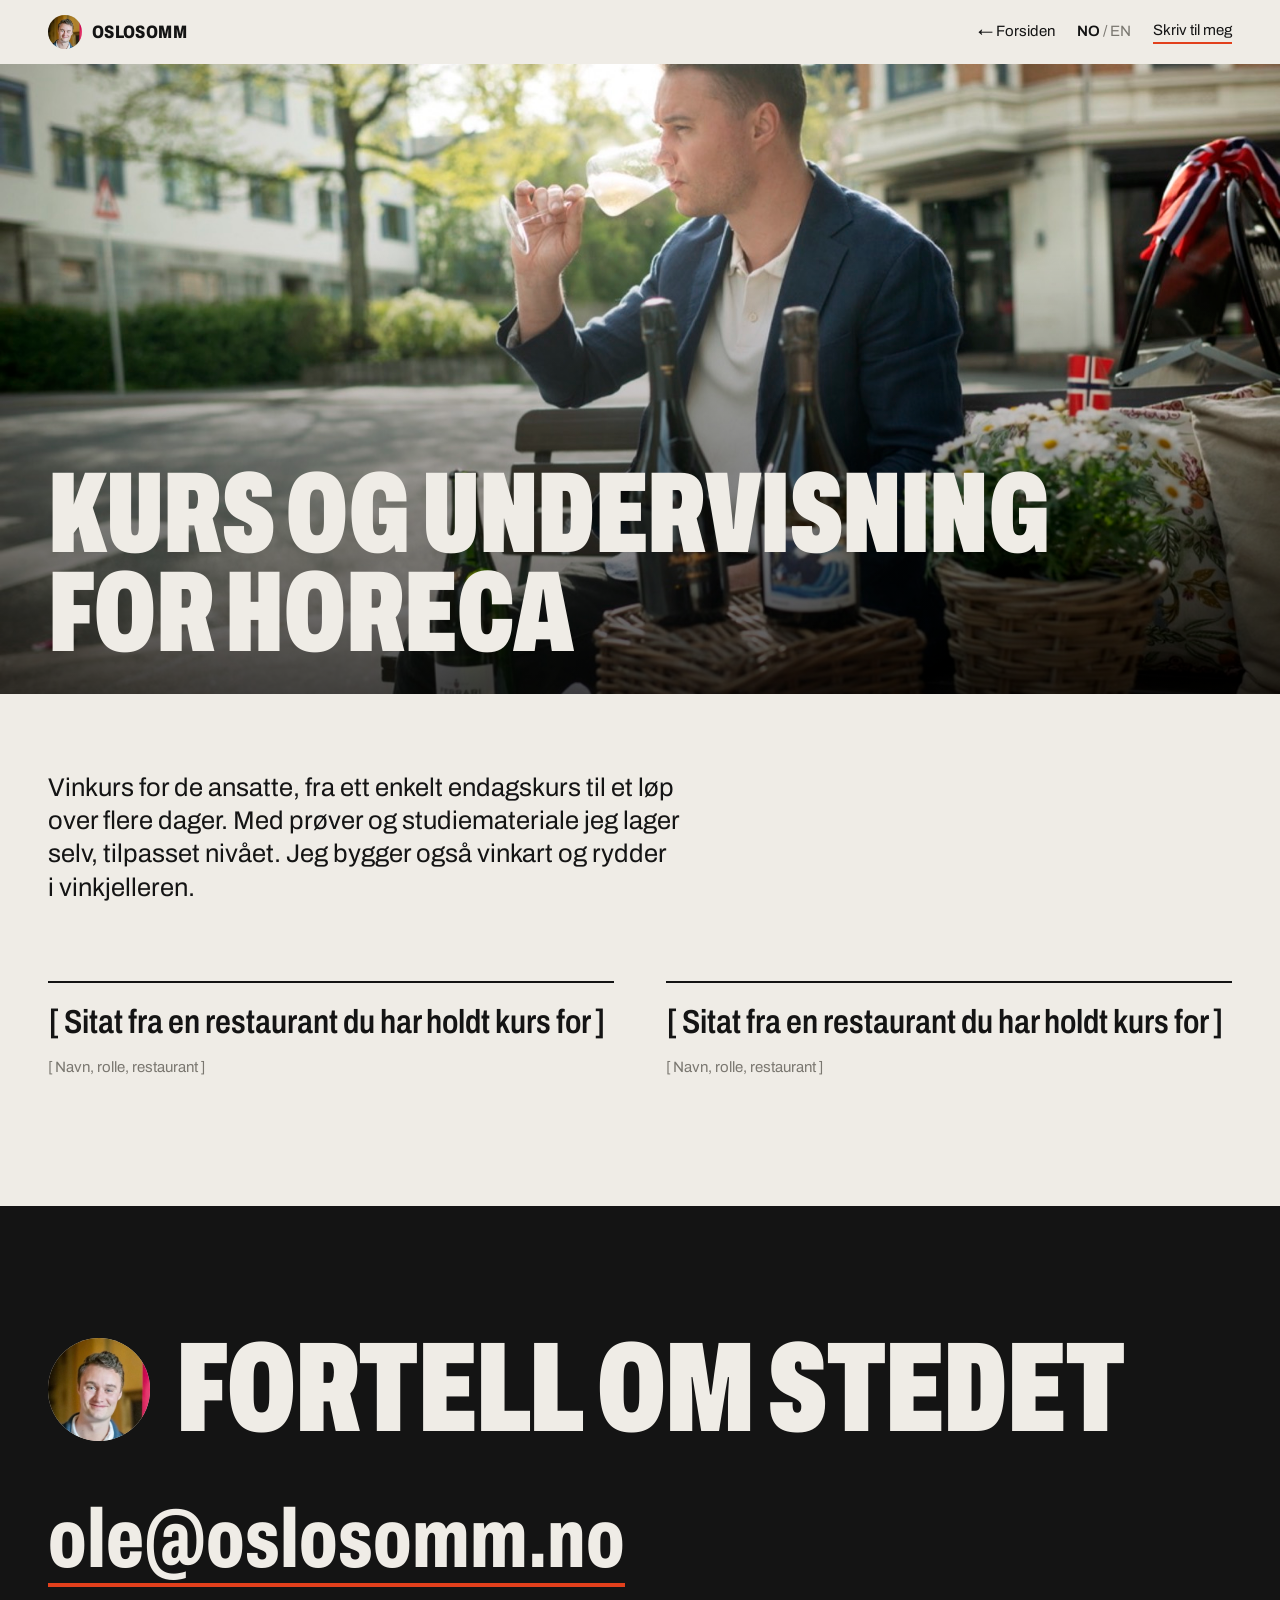
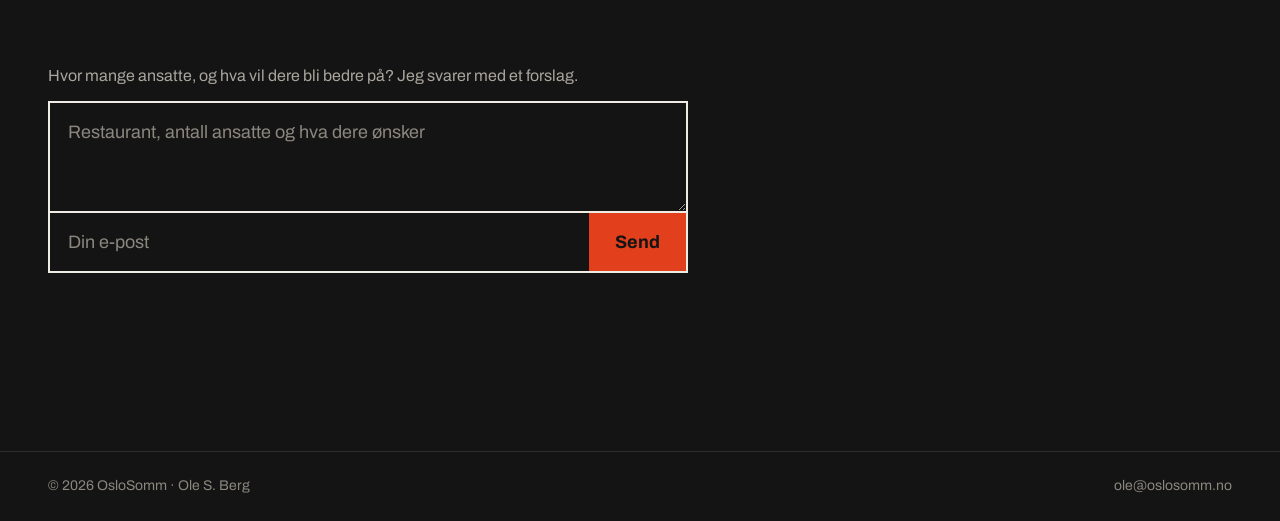
<file: horeca.html>
<!doctype html>
<html lang="nb" data-title-nb="Vinkurs for restauranter og hoteller – OsloSomm" data-title-en="Wine training for restaurants and hotels – OsloSomm">
<head>
<meta charset="utf-8">
<meta name="viewport" content="width=device-width, initial-scale=1">
<title>Vinkurs for restauranter og hoteller – OsloSomm</title>
<meta name="description" content="Kurs og undervisning i vin for ansatte i restauranter, hoteller og servering. Fra endagskurs til flere dager, med prøver og eget studiemateriale.">
<meta name="theme-color" content="#efece6">
<link rel="icon" href="favicon.svg" type="image/svg+xml">
<link rel="apple-touch-icon" href="apple-touch-icon.png">
<link rel="canonical" href="https://oslosomm.no/horeca.html">
<meta property="og:url" content="https://oslosomm.no/horeca.html">
<meta property="og:type" content="website">
<meta property="og:locale" content="nb_NO">
<meta property="og:site_name" content="OsloSomm">
<meta property="og:title" content="Kurs og undervisning for HORECA – OsloSomm">
<meta property="og:description" content="Vinkurs for ansatte, fra én dag til flere. Prøver og studiemateriale tilpasset nivået.">
<meta property="og:image" content="https://oslosomm.no/img/og.jpg">
<meta property="og:image:width" content="1200">
<meta property="og:image:height" content="630">
<meta property="og:image:alt" content="Ole S. Berg smaker champagne">
<meta name="twitter:card" content="summary_large_image">
<link rel="preconnect" href="https://fonts.googleapis.com">
<link rel="preconnect" href="https://fonts.gstatic.com" crossorigin>
<link href="https://fonts.googleapis.com/css2?family=Archivo:wdth,wght@62..125,400..900&display=swap" rel="stylesheet">
<link rel="stylesheet" href="style.css?v=3">
<script src="script.js?v=2" defer></script>
</head>
<body>

<header class="pad">
  <a class="name" href="index.html"><span class="avatar"><img src="img/sm/ole-hode.jpg" alt="" width="34" height="34"></span>OsloSomm</a>
  <nav>
    <a class="hide-s" href="index.html"><span aria-hidden="true">←</span> <span data-no>Forsiden</span><span data-en>Home</span></a>
    <button class="lang" type="button" aria-label="Switch to English"><b data-no>NO</b><span data-en>NO</span> / <span data-no>EN</span><b data-en>EN</b></button>
    <a class="write" href="#kontakt"><span data-no>Skriv til meg</span><span data-en>Get in touch</span></a>
  </nav>
</header>

<main>
<div class="hero hero-short">
  <img src="img/ole-smaker.jpg" alt="Ole S. Berg smaker champagne" fetchpriority="high" style="object-position:40% 35%">
  <div class="txt pad">
    <h1 class="big"><span data-no>Kurs og undervisning for HORECA</span><span data-en>Training for HORECA</span></h1>
  </div>
</div>

<div class="intro pad">
  <p class="lede" data-no>Vinkurs for de ansatte, fra ett enkelt endagskurs til et løp over flere dager. Med prøver og studiemateriale jeg lager selv, tilpasset nivået. Jeg bygger også vinkart og rydder i vinkjelleren.</p>
  <p class="lede" data-en>Wine training for your staff, from a single day to a programme over several days. With tests and study material I write myself, matched to the level. I also build wine lists and sort out cellars.</p>
</div>

<section class="pad quotes-wrap" aria-labelledby="sitater">
  <h2 id="sitater" class="sr"><span data-no>Tilbakemeldinger</span><span data-en>Feedback</span></h2>
  <div class="quotes">
    <figure class="quote"><blockquote><p>[ Sitat fra en restaurant du har holdt kurs for ]</p></blockquote><figcaption>[ Navn, rolle, restaurant ]</figcaption></figure>
    <figure class="quote"><blockquote><p>[ Sitat fra en restaurant du har holdt kurs for ]</p></blockquote><figcaption>[ Navn, rolle, restaurant ]</figcaption></figure>
  </div>
</section>

<section class="pad contact" id="kontakt" aria-labelledby="kontakt-h">
  <h2 id="kontakt-h" class="big"><span class="avatar"><img src="img/sm/ole-hode.jpg" alt="" loading="lazy"></span><span data-no>Fortell om stedet</span><span data-en>Tell me about your place</span></h2>
  <a class="mail" href="mailto:ole@oslosomm.no">ole@oslosomm.no</a>
  <div class="quick">
    <p data-no>Hvor mange ansatte, og hva vil dere bli bedre på? Jeg svarer med et forslag.</p>
    <p data-en>How many staff, and what do you want to improve? I’ll reply with a proposal.</p>
    <form class="send">
      <label class="sr" for="melding"><span data-no>Melding</span><span data-en>Message</span></label>
      <textarea id="melding" name="melding" required maxlength="4000" placeholder="Restaurant, antall ansatte og hva dere ønsker" data-ph-nb="Restaurant, antall ansatte og hva dere ønsker" data-ph-en="Restaurant, number of staff and what you’re after"></textarea>
      <div class="row">
        <label class="sr" for="epost"><span data-no>Din e-post</span><span data-en>Your email</span></label>
        <input id="epost" name="epost" type="email" required autocomplete="email" placeholder="Din e-post" data-ph-nb="Din e-post" data-ph-en="Your email">
        <button type="submit">Send</button>
      </div>
    </form>
    <p class="status" role="status" aria-live="polite"></p>
  </div>
</section>
</main>

<footer class="pad"><span>© 2026 OsloSomm · Ole S. Berg</span><a href="mailto:ole@oslosomm.no">ole@oslosomm.no</a></footer>
</body>
</html>
</file>
<file: style.css>
:root{--paper:#efece6;--ink:#141414;--mute:#7a7770;--hot:#e2401c}
*{box-sizing:border-box;margin:0;padding:0}
html{scroll-behavior:smooth;-webkit-text-size-adjust:100%}
@media(prefers-reduced-motion:reduce){html{scroll-behavior:auto}*{transition:none!important}}
[id]{scroll-margin-top:72px}
::selection{background:var(--hot);color:var(--paper)}
:focus-visible{outline:2px solid var(--hot);outline-offset:3px}
.sr{position:absolute!important;width:1px;height:1px;padding:0;margin:-1px;overflow:hidden;clip:rect(0,0,0,0);white-space:nowrap;border:0}
h1,h2,h3{text-wrap:balance}
p{text-wrap:pretty}
img{background:#d9d3c8}
ul{list-style:none}
figure,blockquote{margin:0}
body{background:var(--paper);color:var(--ink);font:400 18px/1.45 Archivo,system-ui,sans-serif}
a{color:inherit;text-decoration:none}
img{display:block;width:100%;height:100%;object-fit:cover}
.big{font-stretch:62%;font-weight:900;text-transform:uppercase;line-height:.86;letter-spacing:-.01em}
.pad{padding-inline:max(clamp(16px,4vw,48px),calc((100% - 1600px)/2))}
.mute{color:var(--mute)}

header{display:flex;justify-content:space-between;align-items:center;height:64px;position:sticky;top:0;background:var(--paper);z-index:5}
header .name{display:flex;align-items:center;gap:10px;font-weight:800;font-stretch:80%;text-transform:uppercase;letter-spacing:.02em}
.avatar{width:34px;height:34px;border-radius:50%;overflow:hidden;flex:none}
.avatar img{object-position:50% 30%}
header nav{display:flex;gap:22px;align-items:center;font-size:15px}
header nav .hide-s{color:var(--ink)}
header nav .hide-s:hover{color:var(--hot)}
@media(max-width:560px){header nav .hide-s{display:none}}
.lang{color:var(--mute);cursor:pointer;background:none;border:0;font:inherit}
.lang b{color:var(--ink);font-weight:600}
.write{border-bottom:2px solid var(--hot)}

.hero{position:relative;height:calc(100svh - 64px);min-height:520px;overflow:hidden;color:var(--paper)}
.hero img{position:absolute;inset:0;object-position:40% 40%}
.hero::after{content:"";position:absolute;inset:0;background:linear-gradient(to top,rgba(0,0,0,.72),rgba(0,0,0,.25) 45%,rgba(0,0,0,0) 70%)}
.hero .txt{position:absolute;left:0;right:0;bottom:0;z-index:1;display:flex;justify-content:space-between;align-items:flex-end;gap:24px;flex-wrap:wrap;padding-bottom:clamp(16px,2.5vw,32px)}
.hero h1{font-size:clamp(56px,min(12.5vw,22svh),220px)}
.hero-short{height:min(70svh,760px);min-height:420px}
.hero-short h1{font-size:clamp(44px,9vw,150px)}
.hero .pitch{display:flex;flex-direction:column;align-items:flex-start;gap:18px;max-width:440px;padding-bottom:clamp(6px,1vw,14px)}
.hero .sub{font-size:clamp(20px,2vw,28px);font-weight:600;line-height:1.2}
.cta{display:inline-block;background:var(--hot);color:var(--ink);font-weight:700;font-size:18px;padding:16px 30px;white-space:nowrap}
.cta:hover{background:var(--paper)}

section{padding-block:clamp(64px,10vw,140px)}
h2{font-size:clamp(56px,10vw,150px);margin-bottom:clamp(28px,4vw,56px)}

/* tidligere kvelder */
.past{padding-top:0}
.past .grid{display:grid;grid-template-columns:repeat(4,1fr);grid-template-rows:repeat(2,clamp(160px,22vw,320px));gap:8px}
.past .grid div:first-child{grid-column:span 2;grid-row:span 2}
.past .cap{display:flex;justify-content:space-between;align-items:baseline;gap:8px 16px;flex-wrap:wrap;margin-top:14px;font-size:15px}
.cap-h{font:inherit;color:var(--mute)}
.past .cap a{font-weight:600;border-bottom:2px solid var(--hot)}
.past .cap a:hover{color:var(--hot)}
@media(max-width:640px){.past .grid{grid-template-columns:1fr 1fr;grid-template-rows:none;grid-auto-rows:44vw}.past .grid div:first-child{grid-row:span 2}}

/* det jeg gjør */
.what{border-top:2px solid var(--ink)}
.what>a,.what>.item{display:grid;grid-template-columns:1fr minmax(240px,30%);gap:24px;align-items:center;font-size:clamp(36px,5.5vw,84px);padding-block:clamp(14px,2vw,24px);border-bottom:2px solid var(--ink)}
.what .ds{font-size:clamp(16px,1.4vw,19px);font-stretch:100%;font-weight:400;text-transform:none;color:var(--mute);line-height:1.35;letter-spacing:0}
.what>a:hover,.what>.item>a:hover{color:var(--hot)}
.what .ds a{color:var(--ink);text-decoration:underline;text-decoration-color:var(--hot);text-underline-offset:3px}
.what .ds a:hover{color:var(--hot)}
@media(max-width:700px){.what>a,.what>.item{grid-template-columns:1fr;gap:6px}}

/* smakinger, tom */
.empty{display:flex;align-items:baseline;gap:12px 28px;flex-wrap:wrap;padding:22px 0;border-block:2px solid var(--ink);font-size:clamp(20px,2vw,26px)}
.empty h2{font-size:inherit;margin:0;font-weight:800;font-stretch:70%;text-transform:uppercase}
.next{padding-top:0}
.empty a{margin-left:auto;font-weight:600;white-space:nowrap}
.empty a:hover{color:var(--hot)}
.empty a{font-weight:600;white-space:nowrap}
.empty a:hover{color:var(--hot)}

.mood{display:grid;grid-template-columns:repeat(5,1fr);gap:8px}
.mood div{aspect-ratio:4/5}
@media(max-width:820px){
  .mood{display:flex;overflow-x:auto;scroll-snap-type:x mandatory;scrollbar-width:none;padding-bottom:4px}
  .mood::-webkit-scrollbar{display:none}
  .mood div{flex:0 0 72%;scroll-snap-align:start}
}

.about{display:grid;grid-template-columns:5fr 6fr;gap:clamp(24px,4vw,64px);align-items:start}
.about .main{aspect-ratio:4/5;overflow:hidden}
.about .main img{object-position:50% 30%}
.about .side{display:grid;gap:28px}
.about .duo{display:grid;grid-template-columns:1fr 1fr 1fr;grid-auto-rows:clamp(140px,15vw,220px);gap:8px}
.about .duo img{object-position:50% 25%}
.lede{font-size:clamp(20px,2vw,26px);line-height:1.3}
.proof{display:grid;border-top:2px solid var(--ink)}
.proof>li{display:flex;flex-wrap:wrap;justify-content:space-between;align-items:baseline;gap:6px 16px;min-width:0;padding:14px 0;border-bottom:1px solid #cfcac1;font-weight:600}
.proof>li>a{display:flex;flex-wrap:wrap;justify-content:space-between;gap:4px 16px;width:100%;min-width:0}
.proofs{display:grid}
.ph{font-size:13px;font-weight:600;text-transform:uppercase;letter-spacing:.08em;color:var(--mute);margin:22px 0 6px}
.ph:first-child{margin-top:0}
.proof a:hover{color:var(--hot)}
.proof em{font-style:normal;font-weight:400;color:var(--mute);text-align:right}
@media(max-width:820px){.about{grid-template-columns:minmax(0,1fr)}}

/* restaurantsiden */
.steps{border-top:2px solid var(--ink)}
.step{display:grid;grid-template-columns:clamp(48px,8vw,120px) 1fr 1fr;gap:clamp(16px,3vw,40px);align-items:baseline;padding-block:clamp(20px,3vw,36px);border-bottom:2px solid var(--ink)}
.step .n{font-size:clamp(36px,5vw,72px);color:var(--hot)}
.step h3{font-size:clamp(32px,4.5vw,64px)}
.step p{color:var(--mute);font-size:clamp(17px,1.6vw,20px)}
@media(max-width:700px){.step{grid-template-columns:44px 1fr}.step p{grid-column:2}}
.split{display:grid;grid-template-columns:1fr 1fr;gap:8px;height:clamp(260px,40vw,560px)}
@media(max-width:640px){.split{grid-template-columns:1fr;height:auto}.split div{aspect-ratio:4/3}}

.contact{background:var(--ink);color:var(--paper)}
.contact h2{color:var(--paper);display:flex;align-items:center;gap:clamp(16px,2vw,28px)}
.contact h2 .avatar{width:clamp(64px,8vw,120px);height:clamp(64px,8vw,120px)}
.mail{display:inline-block;overflow-wrap:anywhere;font-size:clamp(32px,6.5vw,96px);font-weight:800;font-stretch:70%;border-bottom:4px solid var(--hot);line-height:1.05;}
.mail:hover{color:var(--hot)}
.quick{margin-top:clamp(48px,6vw,80px);max-width:640px}
.quick p{color:#a9a59d;margin-bottom:14px;font-size:16px}
.quick form{display:grid;border:2px solid var(--paper)}
.quick textarea,.quick input{font:inherit;background:none;border:0;color:var(--paper);padding:16px 18px;outline:none}
.quick textarea{min-height:110px;resize:vertical;border-bottom:2px solid var(--paper)}
.quick .row{display:flex}
.quick input{flex:1;min-width:0}
.quick button{background:var(--hot);color:var(--ink);border:0;font:inherit;font-weight:700;padding:0 26px;cursor:pointer}
.quick ::placeholder{color:#8b877f}
.quick form:focus-within{border-color:var(--hot)}
.quick textarea:focus-visible,.quick input:focus-visible{outline:0;background:rgba(255,255,255,.04)}
.quick button:disabled{opacity:.6;cursor:progress}
.quick button:hover:not(:disabled){background:var(--paper)}
.status{margin-top:14px;font-size:clamp(18px,1.8vw,22px);color:var(--paper);min-height:1.4em}

footer{background:var(--ink);color:#8b877f;font-size:14px;padding-block:24px;display:flex;justify-content:space-between;gap:16px;flex-wrap:wrap;border-top:1px solid #2e2e2e}
footer a:hover{color:var(--paper)}
.notfound{min-height:calc(100svh - 64px);display:flex;flex-direction:column;justify-content:center;gap:24px;padding-block:48px}
.notfound h1{font-size:clamp(120px,30vw,420px)}
.notfound .links{display:flex;gap:28px;flex-wrap:wrap}

html:not([lang=en]) [data-en]{display:none!important}
html[lang=en] [data-no]{display:none!important}

/* sitater */
.quotes{display:grid;grid-template-columns:1fr 1fr;gap:clamp(24px,4vw,56px)}
.quote{border-top:2px solid var(--ink);padding-top:20px}
.quote p{font-size:clamp(24px,2.6vw,34px);line-height:1.2;font-weight:600;font-stretch:80%}
.quote figcaption{display:block;margin-top:14px;font-size:15px;color:var(--mute)}
@media(max-width:700px){.quotes{grid-template-columns:1fr}}
.intro{padding-block:clamp(40px,6vw,80px)}
.quotes-wrap{padding-top:0}
.intro .lede{max-width:640px}
@media(max-width:640px){.about .duo{grid-template-columns:1fr 1fr}}
header .name,header nav>*{white-space:nowrap}
@media(max-width:400px){header nav{gap:12px;font-size:14px}header .name{gap:8px;font-size:15px}.avatar{width:28px;height:28px}}
@media(max-width:820px){.about .main{aspect-ratio:auto;height:min(80vw,70svh)}}

/* artikler */
.articles{padding-top:0}
.arts{display:grid;grid-template-columns:repeat(4,1fr);gap:clamp(24px,3vw,40px) clamp(16px,2vw,28px)}
.arts a{display:flex;flex-direction:column;gap:10px;height:100%;padding:0 0 22px}
.arts .thumb{display:block;aspect-ratio:16/9;overflow:hidden;margin-bottom:6px}
.arts .thumb img{transition:transform .4s}
.arts a:hover .thumb img{transform:scale(1.04)}
.arts time{font-size:14px;color:var(--mute)}
.arts .at{font-size:clamp(22px,2vw,30px);font-weight:700;font-stretch:75%;line-height:1.1;flex:1}
.arts .go{font-weight:600}
.arts a:hover .at,.arts a:hover .go{color:var(--hot)}
.articles .all{margin-top:28px}
@media(max-width:900px){.arts{grid-template-columns:1fr 1fr}}
@media(max-width:520px){.arts{grid-template-columns:1fr}}
.about .side,.about .main{min-width:0}
.proof>li:has(.note){flex-wrap:wrap}
.proof>li>span:first-child,.proof>li>a>span:first-child{flex:1 1 auto;min-width:0}
.proof em{flex:0 1 auto;min-width:0;text-align:right}
.proof .note{width:100%;font-weight:400;font-size:15px;color:var(--mute);line-height:1.4;margin-top:4px}
.stack{font-size:clamp(64px,13vw,200px)}
.credit{font-size:12px;color:var(--mute);margin-top:10px}

/* tidligere arrangementer, sammenfoldet */
.earlier{margin-top:10px;font-size:15px}
.earlier summary{display:inline-flex;align-items:center;gap:8px;cursor:pointer;list-style:none;font-weight:600;border-bottom:2px solid var(--hot);padding-bottom:1px}
.earlier summary::-webkit-details-marker{display:none}
.earlier summary::after{content:"+";font-weight:400;color:var(--mute);transition:transform .2s}
.earlier[open] summary::after{content:"–"}
.earlier summary:hover{color:var(--hot)}
.earlier ul{margin-top:12px;border-top:1px solid #cfcac1;max-width:820px}
.earlier li a{display:grid;grid-template-columns:96px 1fr auto 20px;gap:16px;align-items:baseline;padding:10px 0;border-bottom:1px solid #cfcac1}
.earlier time,.earlier .ev-p{color:var(--mute)}
.earlier .ev-t{font-weight:600}
.earlier li a:hover .ev-t,.earlier li a:hover .ev-go{color:var(--hot)}
@media(max-width:560px){.earlier li a{grid-template-columns:1fr 20px;gap:2px 12px}.earlier time,.earlier .ev-t,.earlier .ev-p{grid-column:1}.earlier .ev-go{grid-column:2;grid-row:1/4;align-self:center}}
</file>
